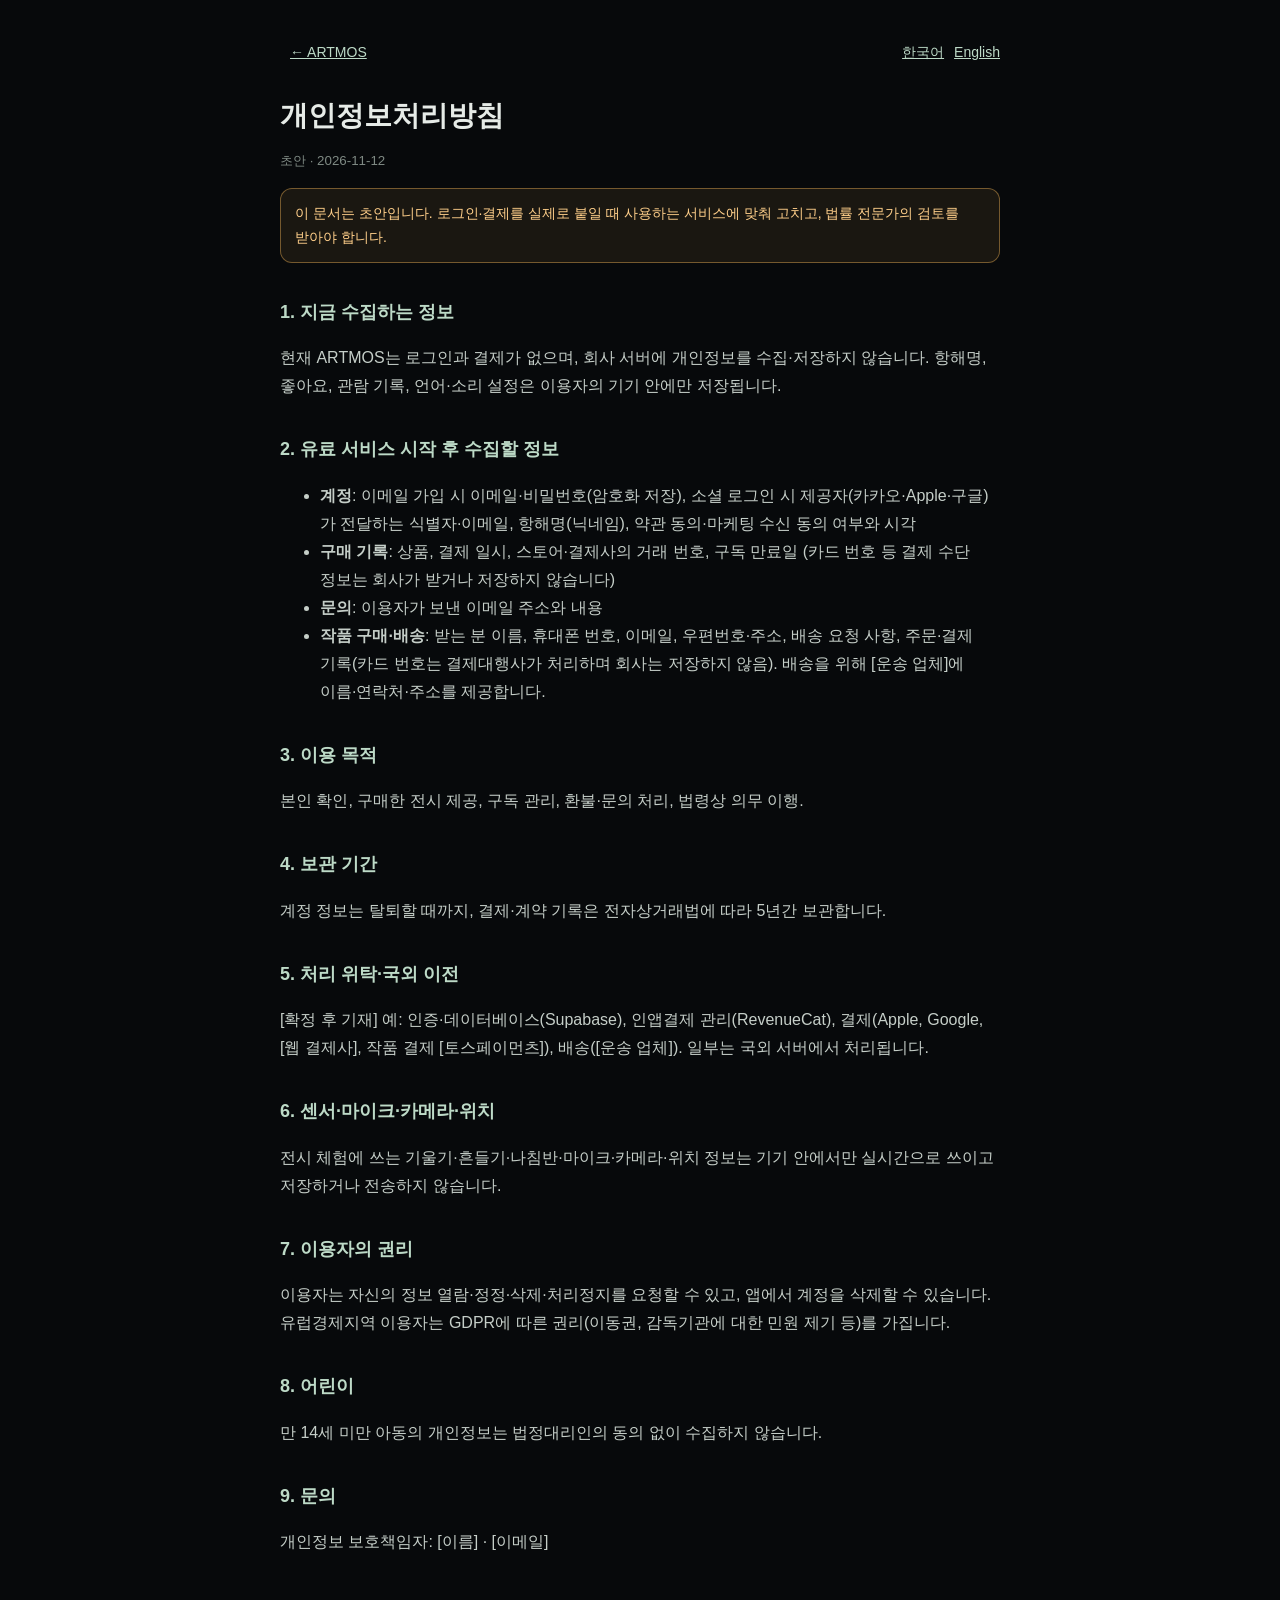
<file: privacy.html>
<!doctype html>
<html lang="ko"><head><meta charset="utf-8" /><meta name="viewport" content="width=device-width, initial-scale=1" /><meta name="theme-color" content="#05060c" />
<title>ARTMOS — Privacy Policy</title><link rel="icon" href="assets/nebula-mark.svg" type="image/svg+xml" />
<style>body{margin:0;background:#07090b;color:#e6ebe7;font:16px/1.75 Pretendard,-apple-system,'Apple SD Gothic Neo',sans-serif;word-break:keep-all}main{max-width:720px;margin:0 auto;padding:40px 22px 80px}h1{font-size:28px;margin:0 0 6px}h2{font-size:18px;margin:34px 0 8px;color:#bddac7}p,li{color:#c5cec8}a{color:#bddac7}.draft{padding:12px 14px;border-radius:12px;border:1px solid rgba(255,190,90,.4);background:rgba(255,190,90,.08);color:#ffcf8a;font-size:14px}.top{display:flex;justify-content:space-between;align-items:center;margin-bottom:26px;font-size:14px}.top a{margin-left:10px}small{color:#7f8a84}[data-l]{display:none}</style></head>
<body><main><div class="top"><a href="app.html">← ARTMOS</a><span><a href="?lang=ko">한국어</a><a href="?lang=en">English</a></span></div>
<section data-l="ko"><h1>개인정보처리방침</h1><small>초안 · 2026-11-12</small>
<p class="draft">이 문서는 초안입니다. 로그인·결제를 실제로 붙일 때 사용하는 서비스에 맞춰 고치고, 법률 전문가의 검토를 받아야 합니다.</p>
<h2>1. 지금 수집하는 정보</h2><p>현재 ARTMOS는 로그인과 결제가 없으며, 회사 서버에 개인정보를 수집·저장하지 않습니다. 항해명, 좋아요, 관람 기록, 언어·소리 설정은 이용자의 기기 안에만 저장됩니다.</p>
<h2>2. 유료 서비스 시작 후 수집할 정보</h2><ul><li><b>계정</b>: 이메일 가입 시 이메일·비밀번호(암호화 저장), 소셜 로그인 시 제공자(카카오·Apple·구글)가 전달하는 식별자·이메일, 항해명(닉네임), 약관 동의·마케팅 수신 동의 여부와 시각</li><li><b>구매 기록</b>: 상품, 결제 일시, 스토어·결제사의 거래 번호, 구독 만료일 (카드 번호 등 결제 수단 정보는 회사가 받거나 저장하지 않습니다)</li><li><b>문의</b>: 이용자가 보낸 이메일 주소와 내용</li><li><b>작품 구매·배송</b>: 받는 분 이름, 휴대폰 번호, 이메일, 우편번호·주소, 배송 요청 사항, 주문·결제 기록(카드 번호는 결제대행사가 처리하며 회사는 저장하지 않음). 배송을 위해 [운송 업체]에 이름·연락처·주소를 제공합니다.</li></ul>
<h2>3. 이용 목적</h2><p>본인 확인, 구매한 전시 제공, 구독 관리, 환불·문의 처리, 법령상 의무 이행.</p>
<h2>4. 보관 기간</h2><p>계정 정보는 탈퇴할 때까지, 결제·계약 기록은 전자상거래법에 따라 5년간 보관합니다.</p>
<h2>5. 처리 위탁·국외 이전</h2><p>[확정 후 기재] 예: 인증·데이터베이스(Supabase), 인앱결제 관리(RevenueCat), 결제(Apple, Google, [웹 결제사], 작품 결제 [토스페이먼츠]), 배송([운송 업체]). 일부는 국외 서버에서 처리됩니다.</p>
<h2>6. 센서·마이크·카메라·위치</h2><p>전시 체험에 쓰는 기울기·흔들기·나침반·마이크·카메라·위치 정보는 기기 안에서만 실시간으로 쓰이고 저장하거나 전송하지 않습니다.</p>
<h2>7. 이용자의 권리</h2><p>이용자는 자신의 정보 열람·정정·삭제·처리정지를 요청할 수 있고, 앱에서 계정을 삭제할 수 있습니다. 유럽경제지역 이용자는 GDPR에 따른 권리(이동권, 감독기관에 대한 민원 제기 등)를 가집니다.</p>
<h2>8. 어린이</h2><p>만 14세 미만 아동의 개인정보는 법정대리인의 동의 없이 수집하지 않습니다.</p>
<h2>9. 문의</h2><p>개인정보 보호책임자: [이름] · [이메일]</p></section>
<section data-l="en"><h1>Privacy Policy</h1><small>Draft · 2026-11-12</small>
<p class="draft">This is a draft. It must be updated to match the services actually used once sign-in and payments are added, and reviewed by a legal professional.</p>
<h2>1. What we collect today</h2><p>ARTMOS currently has no sign-in or payments, and we do not collect or store personal data on our servers. Your voyager name, likes, viewing history and language/sound settings are stored only on your device.</p>
<h2>2. What we will collect once paid service begins</h2><ul><li><b>Account</b>: email and password (stored encrypted) for email sign-up, or the identifier and email passed on by your sign-in provider (Kakao, Apple, Google); your voyager name (nickname); whether and when you agreed to the terms and to marketing messages</li><li><b>Purchase records</b>: product, time of purchase, the store’s or processor’s transaction ID, subscription expiry (we never receive or store card numbers or other payment-method details)</li><li><b>Support</b>: the email address and content you send us</li><li><b>Artwork orders and delivery</b>: recipient name, mobile number, email, postal code and address, delivery notes, and order/payment records (card numbers are handled by the payment provider and not stored by us). Name, phone and address are shared with [carrier] for delivery.</li></ul>
<h2>3. Why</h2><p>To identify you, provide the exhibitions you bought, manage subscriptions, handle refunds and enquiries, and meet legal obligations.</p>
<h2>4. Retention</h2><p>Account data is kept until you delete your account; payment and contract records are kept for 5 years as required by Korean e-commerce law.</p>
<h2>5. Processors and international transfers</h2><p>[To be completed] e.g. authentication and database (Supabase), in-app purchase management (RevenueCat), payments (Apple, Google, [artwork payments: Toss Payments], [web payment provider]). Some processing takes place on servers outside your country.</p>
<h2>6. Sensors, microphone, camera, location</h2><p>Tilt, shake, compass, microphone, camera and location data used in exhibitions is processed in real time on your device only and is never stored or transmitted.</p>
<h2>7. Your rights</h2><p>You may ask to access, correct, delete or restrict the processing of your data, and you can delete your account in the app. Users in the European Economic Area have the rights provided by the GDPR, including data portability and the right to complain to a supervisory authority.</p>
<h2>8. Children</h2><p>We do not collect personal data from children under 14 without the consent of a legal guardian.</p>
<h2>9. Contact</h2><p>Privacy officer: [name] · [email]</p></section>
</main><script>var l=new URLSearchParams(location.search).get('lang');try{l=l||localStorage.getItem('xpace-lang')}catch(e){}l=l==='ko'||!l?'ko':'en';document.documentElement.lang=l;document.querySelectorAll('[data-l="'+l+'"]').forEach(function(e){e.style.display='block'})</script></body></html>
</file>
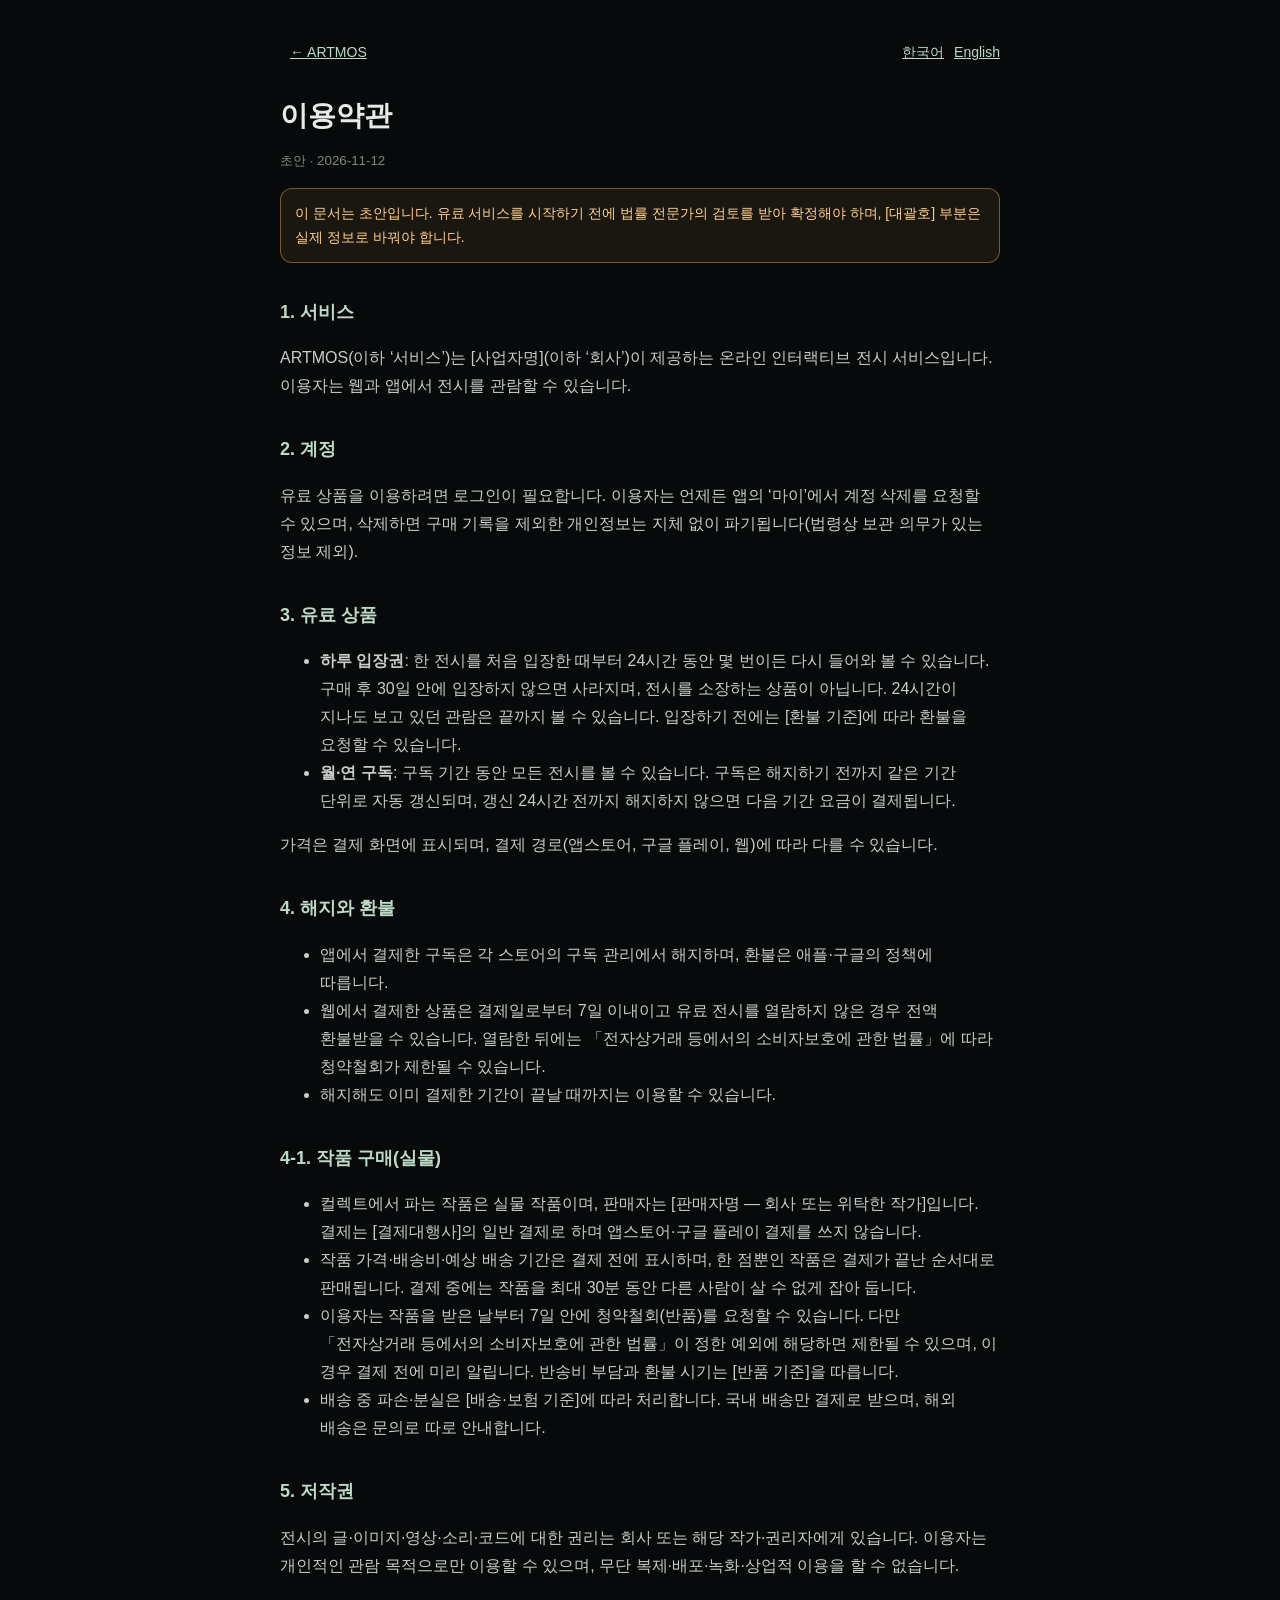
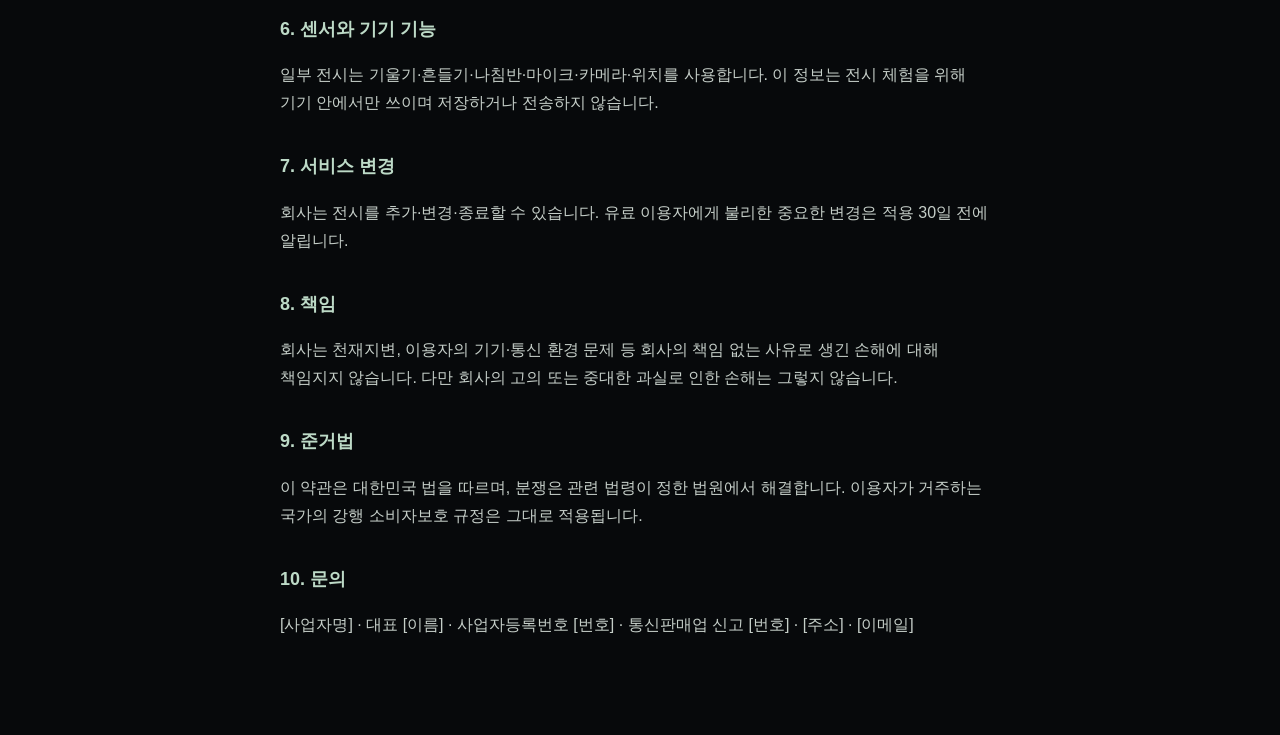
<file: terms.html>
<!doctype html>
<html lang="ko"><head><meta charset="utf-8" /><meta name="viewport" content="width=device-width, initial-scale=1" /><meta name="theme-color" content="#05060c" />
<title>ARTMOS — Terms of Use</title><link rel="icon" href="assets/nebula-mark.svg" type="image/svg+xml" />
<style>body{margin:0;background:#07090b;color:#e6ebe7;font:16px/1.75 Pretendard,-apple-system,'Apple SD Gothic Neo',sans-serif;word-break:keep-all}main{max-width:720px;margin:0 auto;padding:40px 22px 80px}h1{font-size:28px;margin:0 0 6px}h2{font-size:18px;margin:34px 0 8px;color:#bddac7}p,li{color:#c5cec8}a{color:#bddac7}.draft{padding:12px 14px;border-radius:12px;border:1px solid rgba(255,190,90,.4);background:rgba(255,190,90,.08);color:#ffcf8a;font-size:14px}.top{display:flex;justify-content:space-between;align-items:center;margin-bottom:26px;font-size:14px}.top a{margin-left:10px}small{color:#7f8a84}[data-l]{display:none}</style></head>
<body><main><div class="top"><a href="app.html">← ARTMOS</a><span><a href="?lang=ko">한국어</a><a href="?lang=en">English</a></span></div>
<section data-l="ko"><h1>이용약관</h1><small>초안 · 2026-11-12</small>
<p class="draft">이 문서는 초안입니다. 유료 서비스를 시작하기 전에 법률 전문가의 검토를 받아 확정해야 하며, [대괄호] 부분은 실제 정보로 바꿔야 합니다.</p>
<h2>1. 서비스</h2><p>ARTMOS(이하 ‘서비스’)는 [사업자명](이하 ‘회사’)이 제공하는 온라인 인터랙티브 전시 서비스입니다. 이용자는 웹과 앱에서 전시를 관람할 수 있습니다.</p>
<h2>2. 계정</h2><p>유료 상품을 이용하려면 로그인이 필요합니다. 이용자는 언제든 앱의 ‘마이’에서 계정 삭제를 요청할 수 있으며, 삭제하면 구매 기록을 제외한 개인정보는 지체 없이 파기됩니다(법령상 보관 의무가 있는 정보 제외).</p>
<h2>3. 유료 상품</h2><ul><li><b>하루 입장권</b>: 한 전시를 처음 입장한 때부터 24시간 동안 몇 번이든 다시 들어와 볼 수 있습니다. 구매 후 30일 안에 입장하지 않으면 사라지며, 전시를 소장하는 상품이 아닙니다. 24시간이 지나도 보고 있던 관람은 끝까지 볼 수 있습니다. 입장하기 전에는 [환불 기준]에 따라 환불을 요청할 수 있습니다.</li><li><b>월·연 구독</b>: 구독 기간 동안 모든 전시를 볼 수 있습니다. 구독은 해지하기 전까지 같은 기간 단위로 자동 갱신되며, 갱신 24시간 전까지 해지하지 않으면 다음 기간 요금이 결제됩니다.</li></ul><p>가격은 결제 화면에 표시되며, 결제 경로(앱스토어, 구글 플레이, 웹)에 따라 다를 수 있습니다.</p>
<h2>4. 해지와 환불</h2><ul><li>앱에서 결제한 구독은 각 스토어의 구독 관리에서 해지하며, 환불은 애플·구글의 정책에 따릅니다.</li><li>웹에서 결제한 상품은 결제일로부터 7일 이내이고 유료 전시를 열람하지 않은 경우 전액 환불받을 수 있습니다. 열람한 뒤에는 「전자상거래 등에서의 소비자보호에 관한 법률」에 따라 청약철회가 제한될 수 있습니다.</li><li>해지해도 이미 결제한 기간이 끝날 때까지는 이용할 수 있습니다.</li></ul>
<h2>4-1. 작품 구매(실물)</h2><ul><li>컬렉트에서 파는 작품은 실물 작품이며, 판매자는 [판매자명 — 회사 또는 위탁한 작가]입니다. 결제는 [결제대행사]의 일반 결제로 하며 앱스토어·구글 플레이 결제를 쓰지 않습니다.</li><li>작품 가격·배송비·예상 배송 기간은 결제 전에 표시하며, 한 점뿐인 작품은 결제가 끝난 순서대로 판매됩니다. 결제 중에는 작품을 최대 30분 동안 다른 사람이 살 수 없게 잡아 둡니다.</li><li>이용자는 작품을 받은 날부터 7일 안에 청약철회(반품)를 요청할 수 있습니다. 다만 「전자상거래 등에서의 소비자보호에 관한 법률」이 정한 예외에 해당하면 제한될 수 있으며, 이 경우 결제 전에 미리 알립니다. 반송비 부담과 환불 시기는 [반품 기준]을 따릅니다.</li><li>배송 중 파손·분실은 [배송·보험 기준]에 따라 처리합니다. 국내 배송만 결제로 받으며, 해외 배송은 문의로 따로 안내합니다.</li></ul>
<h2>5. 저작권</h2><p>전시의 글·이미지·영상·소리·코드에 대한 권리는 회사 또는 해당 작가·권리자에게 있습니다. 이용자는 개인적인 관람 목적으로만 이용할 수 있으며, 무단 복제·배포·녹화·상업적 이용을 할 수 없습니다.</p>
<h2>6. 센서와 기기 기능</h2><p>일부 전시는 기울기·흔들기·나침반·마이크·카메라·위치를 사용합니다. 이 정보는 전시 체험을 위해 기기 안에서만 쓰이며 저장하거나 전송하지 않습니다.</p>
<h2>7. 서비스 변경</h2><p>회사는 전시를 추가·변경·종료할 수 있습니다. 유료 이용자에게 불리한 중요한 변경은 적용 30일 전에 알립니다.</p>
<h2>8. 책임</h2><p>회사는 천재지변, 이용자의 기기·통신 환경 문제 등 회사의 책임 없는 사유로 생긴 손해에 대해 책임지지 않습니다. 다만 회사의 고의 또는 중대한 과실로 인한 손해는 그렇지 않습니다.</p>
<h2>9. 준거법</h2><p>이 약관은 대한민국 법을 따르며, 분쟁은 관련 법령이 정한 법원에서 해결합니다. 이용자가 거주하는 국가의 강행 소비자보호 규정은 그대로 적용됩니다.</p>
<h2>10. 문의</h2><p>[사업자명] · 대표 [이름] · 사업자등록번호 [번호] · 통신판매업 신고 [번호] · [주소] · [이메일]</p></section>
<section data-l="en"><h1>Terms of Use</h1><small>Draft · 2026-11-12</small>
<p class="draft">This is a draft. It must be reviewed by a legal professional before any paid service begins, and the [bracketed] parts must be replaced with real information.</p>
<h2>1. The service</h2><p>ARTMOS (the “Service”) is an online interactive exhibition service provided by [company name] (the “Company”). You can view exhibitions on the web and in the app.</p>
<h2>2. Accounts</h2><p>Paid products require sign-in. You may request deletion of your account at any time from “My” in the app; on deletion, personal data other than purchase records is destroyed without delay, except where the law requires retention.</p>
<h2>3. Paid products</h2><ul><li><b>Day pass</b>: lets you enter one exhibition as often as you like for 24 hours from your first entry. It expires if not used within 30 days of purchase and is not a permanent purchase. A visit in progress when the 24 hours end can be finished. Before first entry you may request a refund under [refund policy].</li><li><b>Monthly / yearly subscription</b>: access to every exhibition during the subscription period. Subscriptions renew automatically for the same period until cancelled; unless cancelled at least 24 hours before renewal, the next period is charged.</li></ul><p>Prices are shown on the purchase screen and may differ by purchase channel (App Store, Google Play, web).</p>
<h2>4. Cancellation and refunds</h2><ul><li>Subscriptions bought in the app are cancelled in your store’s subscription settings; refunds follow Apple’s or Google’s policies.</li><li>Web purchases can be fully refunded within 7 days if the paid exhibition has not been opened. After it has been opened, the right of withdrawal may be limited under applicable consumer law.</li><li>After cancelling, you keep access until the end of the period already paid for.</li></ul>
<h2>4-1. Buying artworks (physical)</h2><ul><li>Works sold in Collect are physical artworks sold by [seller — the Company or the consigning artist]. Payment is made by ordinary card payment through [payment provider], not App Store or Google Play billing.</li><li>Price, shipping cost and estimated delivery time are shown before payment. Unique works are sold to whoever completes payment first; during checkout a work is held for up to 30 minutes.</li><li>You may withdraw (return) within 7 days of receiving the work, except where Korean e-commerce consumer-protection law allows a restriction, which will be shown before payment. Return shipping and refund timing follow [return policy].</li><li>Damage or loss in transit is handled under [shipping & insurance policy]. Checkout is available for delivery within Korea; international delivery is arranged by inquiry.</li></ul>
<h2>5. Copyright</h2><p>Rights in the text, images, video, sound and code of the exhibitions belong to the Company or the respective artists and rights holders. You may use them for personal viewing only; copying, redistribution, recording and commercial use are not permitted.</p>
<h2>6. Sensors and device features</h2><p>Some exhibitions use tilt, shake, compass, microphone, camera or location. This information is used only on your device for the experience and is not stored or transmitted.</p>
<h2>7. Changes</h2><p>The Company may add, change or end exhibitions. Material changes that disadvantage paying users will be announced 30 days in advance.</p>
<h2>8. Liability</h2><p>The Company is not liable for loss caused by events beyond its control, including force majeure and problems with your device or connection, except in cases of the Company’s intent or gross negligence.</p>
<h2>9. Governing law</h2><p>These terms are governed by the laws of the Republic of Korea. Mandatory consumer-protection rules of your country of residence continue to apply.</p>
<h2>10. Contact</h2><p>[company name] · [representative] · [business registration no.] · [address] · [email]</p></section>
</main><script>var l=new URLSearchParams(location.search).get('lang');try{l=l||localStorage.getItem('xpace-lang')}catch(e){}l=l==='ko'||!l?'ko':'en';document.documentElement.lang=l;document.querySelectorAll('[data-l="'+l+'"]').forEach(function(e){e.style.display='block'})</script></body></html>
</file>
